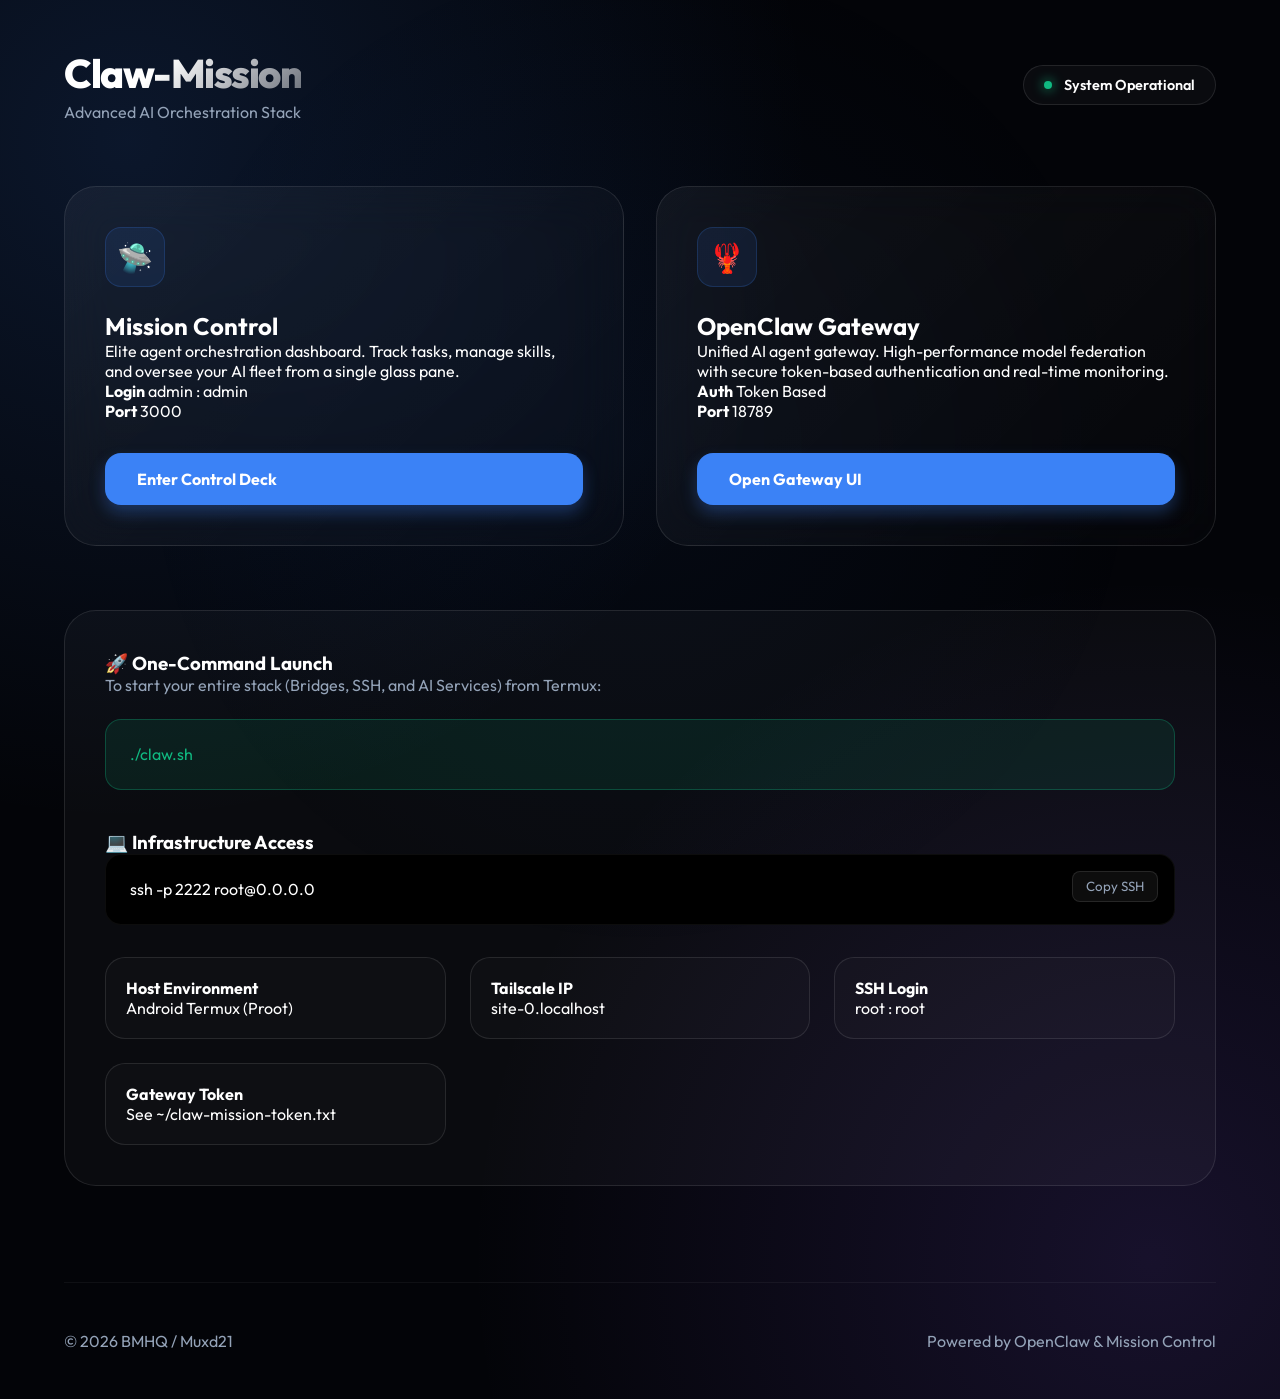
<file: docs/index.html>
<!DOCTYPE html>
<html lang="en">

<head>
    <meta charset="UTF-8">
    <meta name="viewport" content="width=device-width, initial-scale=1.0">
    <title>Claw-Mission Control Dashboard</title>
    <link
        href="https://fonts.googleapis.com/css2?family=Outfit:wght@300;400;600;800&family=JetBrains+Mono:wght@400;700&display=swap"
        rel="stylesheet">
    <link rel="stylesheet" href="style.css">
    <style>
        .ip-config {
            background: rgba(255, 255, 255, 0.03);
            border: 1px solid rgba(59, 130, 246, 0.3);
            border-radius: 1rem;
            padding: 1.5rem;
            margin-bottom: 2rem;
            display: none;
            text-align: center;
        }

        .ip-config.active {
            display: block;
        }

        .ip-input {
            background: rgba(0, 0, 0, 0.5);
            border: 1px solid var(--border-color);
            color: white;
            padding: 0.75rem 1rem;
            border-radius: 0.5rem;
            font-family: 'JetBrains Mono', monospace;
            width: 250px;
            margin-right: 1rem;
        }

        .ip-btn {
            background: var(--accent-primary);
            color: white;
            border: none;
            padding: 0.75rem 1.5rem;
            border-radius: 0.5rem;
            cursor: pointer;
            font-weight: bold;
        }

        .ip-btn:hover {
            background: #2563eb;
        }
    </style>
</head>

<body>
    <div class="ambient-light"></div>

    <div class="container">
        <header>
            <div class="logo-section">
                <h1>Claw-Mission</h1>
                <p>Advanced AI Orchestration Stack</p>
            </div>
            <div class="status-pill">
                <div class="status-indicator"></div>
                System Operational
            </div>
        </header>

        <div id="github-pages-config" class="ip-config">
            <h3>🌐 Connect via Tailscale</h3>
            <p style="color: var(--text-secondary); margin: 0.5rem 0 1.5rem;">You are viewing this dashboard from GitHub
                Pages. Enter your Android phone's Tailscale IP address to connect to your local stack.</p>
            <input type="text" id="manual-ip" class="ip-input" placeholder="e.g. 100.85.x.x">
            <button class="ip-btn" onclick="updateIP()">Connect</button>
        </div>

        <div class="main-grid">
            <!-- Mission Control Card -->
            <div class="app-card">
                <div class="app-icon">🛸</div>
                <h2>Mission Control</h2>
                <p>Elite agent orchestration dashboard. Track tasks, manage skills, and oversee your AI fleet from a single glass pane.</p>
                <div class="app-meta">
                    <div class="meta-item">
                        <b>Login</b>
                        <span>admin : admin</span>
                    </div>
                    <div class="meta-item">
                        <b>Port</b>
                        3000
                    </div>
                </div>
                <a href="#" id="mc-btn" class="launch-btn" target="_blank">Enter Control Deck</a>
            </div>

            <!-- OpenClaw Gateway Card -->
            <div class="app-card">
                <div class="app-icon">🦞</div>
                <h2>OpenClaw Gateway</h2>
                <p>Unified AI agent gateway. High-performance model federation with secure token-based authentication and real-time monitoring.</p>
                <div class="app-meta">
                    <div class="meta-item">
                        <b>Auth</b>
                        <span>Token Based</span>
                    </div>
                    <div class="meta-item">
                        <b>Port</b>
                        18789
                    </div>
                </div>
                <a href="#" id="oc-btn" class="launch-btn" target="_blank">Open Gateway UI</a>
            </div>
        </div>

        <div class="shell-section">
            <h3>🚀 One-Command Launch</h3>
            <p style="color: var(--text-secondary); margin-bottom: 1.5rem;">To start your entire stack (Bridges, SSH, and AI Services) from Termux:</p>
            <div class="code-block" style="background: rgba(16, 185, 129, 0.1); border-color: rgba(16, 185, 129, 0.3);">
                <code style="color: #10b981;">./claw.sh</code>
            </div>

            <h3 style="margin-top: 2.5rem;">💻 Infrastructure Access</h3>
            <div class="code-block">
                <button class="copy-btn" onclick="copySSH()">Copy SSH</button>
                <code id="ssh-cmd">ssh -p 2222 root@0.0.0.0</code>
            </div>

            <div class="terminal-grid">
                <div class="term-item">
                    <h4>Host Environment</h4>
                    <p>Android Termux (Proot)</p>
                </div>
                <div class="term-item">
                    <h4>Tailscale IP</h4>
                    <p id="tailscale-ip">Searching...</p>
                </div>
                <div class="term-item">
                    <h4>SSH Login</h4>
                    <p>root : root</p>
                </div>
                <div class="term-item">
                    <h4>Gateway Token</h4>
                    <p>See ~/claw-mission-token.txt</p>
                </div>
            </div>
        </div>

        <footer>
            <div>&copy; 2026 BMHQ / Muxd21</div>
            <div>Powered by OpenClaw & Mission Control</div>
        </footer>
    </div>

    <script>
        // Initial setup
        const isGithubPages = window.location.hostname.includes('github.io');
        let currentIp = isGithubPages ? '100.x.x.x' : window.location.hostname;

        if (isGithubPages) {
            document.getElementById('github-pages-config').classList.add('active');
            // Try logic for saved IP
            const savedIp = localStorage.getItem('tailscale_ip');
            if (savedIp) {
                document.getElementById('manual-ip').value = savedIp;
                currentIp = savedIp;
            }
        }

        function refreshLinks(ip) {
            document.getElementById('tailscale-ip').innerText = ip;
            document.getElementById('mc-url').innerText = `${ip}:3000`;
            document.getElementById('oc-url').innerText = `${ip}:18789`;

            document.getElementById('mc-btn').href = `http://${ip}:3000`;
            document.getElementById('oc-btn').href = `http://${ip}:18789`;

            document.getElementById('ssh-cmd').innerText = `ssh -p 2222 root@${ip}`;
        }

        function updateIP() {
            const newIp = document.getElementById('manual-ip').value;
            if (newIp) {
                currentIp = newIp;
                localStorage.setItem('tailscale_ip', newIp);
                refreshLinks(newIp);
            }
        }

        function copySSH() {
            const cmd = document.getElementById('ssh-cmd').innerText;
            navigator.clipboard.writeText(cmd).then(() => {
                const btn = document.querySelector('.copy-btn');
                btn.innerText = 'Copied!';
                setTimeout(() => btn.innerText = 'Copy SSH', 2000);
            });
        }

        // Initialize display
        refreshLinks(currentIp);
    </script>
</body>

</html>
</file>
<file: docs/style.css>
:root {
    --bg-color: #030408;
    --panel-bg: rgba(255, 255, 255, 0.03);
    --border-color: rgba(255, 255, 255, 0.1);
    --accent-primary: #3b82f6;
    --accent-secondary: #8b5cf6;
    --text-primary: #ffffff;
    --text-secondary: #94a3b8;
    --success: #10b981;
    --warning: #f59e0b;
    --danger: #ef4444;
    --glass-blur: 24px;
}

* {
    margin: 0;
    padding: 0;
    box-sizing: border-box;
    font-family: 'Outfit', sans-serif;
}

body {
    background-color: var(--bg-color);
    color: var(--text-primary);
    min-height: 100vh;
    overflow-x: hidden;
    background-image:
        radial-gradient(circle at 10% 10%, rgba(59, 130, 246, 0.15) 0%, transparent 40%),
        radial-gradient(circle at 90% 90%, rgba(139, 92, 246, 0.15) 0%, transparent 40%);
}

.ambient-light {
    position: fixed;
    top: 50%;
    left: 50%;
    width: 80vw;
    height: 80vw;
    background: radial-gradient(circle, rgba(59, 130, 246, 0.05) 0%, transparent 70%);
    transform: translate(-50%, -50%);
    pointer-events: none;
    z-index: -1;
}

.container {
    max-width: 1200px;
    margin: 0 auto;
    padding: 3rem 1.5rem;
}

header {
    display: flex;
    justify-content: space-between;
    align-items: center;
    margin-bottom: 4rem;
}

.logo-section h1 {
    font-size: 2.5rem;
    font-weight: 800;
    background: linear-gradient(135deg, #fff 40%, rgba(255, 255, 255, 0.4));
    -webkit-background-clip: text;
    -webkit-text-fill-color: transparent;
    letter-spacing: -1.5px;
}

.logo-section p {
    color: var(--text-secondary);
    font-weight: 400;
    margin-top: 0.25rem;
}

.status-pill {
    display: flex;
    align-items: center;
    gap: 0.75rem;
    padding: 0.6rem 1.25rem;
    background: rgba(255, 255, 255, 0.03);
    border: 1px solid var(--border-color);
    border-radius: 100px;
    font-size: 0.9rem;
    font-weight: 600;
}

.status-indicator {
    width: 8px;
    height: 8px;
    border-radius: 50%;
    background: var(--success);
    box-shadow: 0 0 12px var(--success);
    animation: pulse 2s infinite;
}

@keyframes pulse {
    0% {
        transform: scale(1);
        opacity: 1;
    }

    50% {
        transform: scale(1.4);
        opacity: 0.6;
    }

    100% {
        transform: scale(1);
        opacity: 1;
    }
}

.main-grid {
    display: grid;
    grid-template-columns: repeat(auto-fit, minmax(350px, 1fr));
    gap: 2rem;
    margin-bottom: 4rem;
}

.app-card {
    background: linear-gradient(135deg, rgba(255, 255, 255, 0.05) 0%, rgba(255, 255, 255, 0.01) 100%);
    border: 1px solid var(--border-color);
    border-radius: 2rem;
    padding: 2.5rem;
    backdrop-filter: blur(var(--glass-blur));
    transition: all 0.4s cubic-bezier(0.16, 1, 0.3, 1);
    position: relative;
    overflow: hidden;
    display: flex;
    flex-direction: column;
}

.app-card:hover {
    transform: translateY(-8px);
    border-color: rgba(59, 130, 246, 0.4);
    box-shadow: 0 24px 48px rgba(0, 0, 0, 0.5);
}

.app-icon {
    width: 60px;
    height: 60px;
    background: rgba(59, 130, 246, 0.1);
    border: 1px solid rgba(59, 130, 246, 0.2);
    border-radius: 1rem;
    display: flex;
    align-items: center;
    justify-content: center;
    margin-bottom: 1.5rem;
    font-size: 1.8rem;
}

.launch-btn {
    display: inline-flex;
    align-items: center;
    gap: 0.75rem;
    padding: 1rem 2rem;
    background: var(--accent-primary);
    color: white;
    text-decoration: none;
    border-radius: 1rem;
    font-weight: 700;
    margin-top: 2rem;
    transition: all 0.3s ease;
    box-shadow: 0 8px 16px rgba(59, 130, 246, 0.3);
}

.launch-btn:hover {
    background: #2563eb;
    transform: scale(1.02);
}

.shell-section {
    background: var(--panel-bg);
    border: 1px solid var(--border-color);
    border-radius: 2rem;
    padding: 2.5rem;
    margin-top: 4rem;
}

.code-block {
    background: #000;
    border-radius: 1rem;
    padding: 1.5rem;
    font-family: 'JetBrains Mono', monospace;
    position: relative;
    border: 1px solid rgba(255, 255, 255, 0.05);
}

.copy-btn {
    position: absolute;
    top: 1rem;
    right: 1rem;
    background: rgba(255, 255, 255, 0.05);
    border: 1px solid rgba(255, 255, 255, 0.1);
    color: var(--text-secondary);
    padding: 0.4rem 0.8rem;
    border-radius: 0.5rem;
    cursor: pointer;
}

.terminal-grid {
    display: grid;
    grid-template-columns: repeat(auto-fit, minmax(280px, 1fr));
    gap: 1.5rem;
    margin-top: 2rem;
}

.term-item {
    padding: 1.25rem;
    background: rgba(255, 255, 255, 0.02);
    border: 1px solid var(--border-color);
    border-radius: 1.25rem;
}

footer {
    margin-top: 6rem;
    padding-top: 3rem;
    border-top: 1px solid rgba(255, 255, 255, 0.05);
    display: flex;
    justify-content: space-between;
    color: var(--text-secondary);
}
</file>
